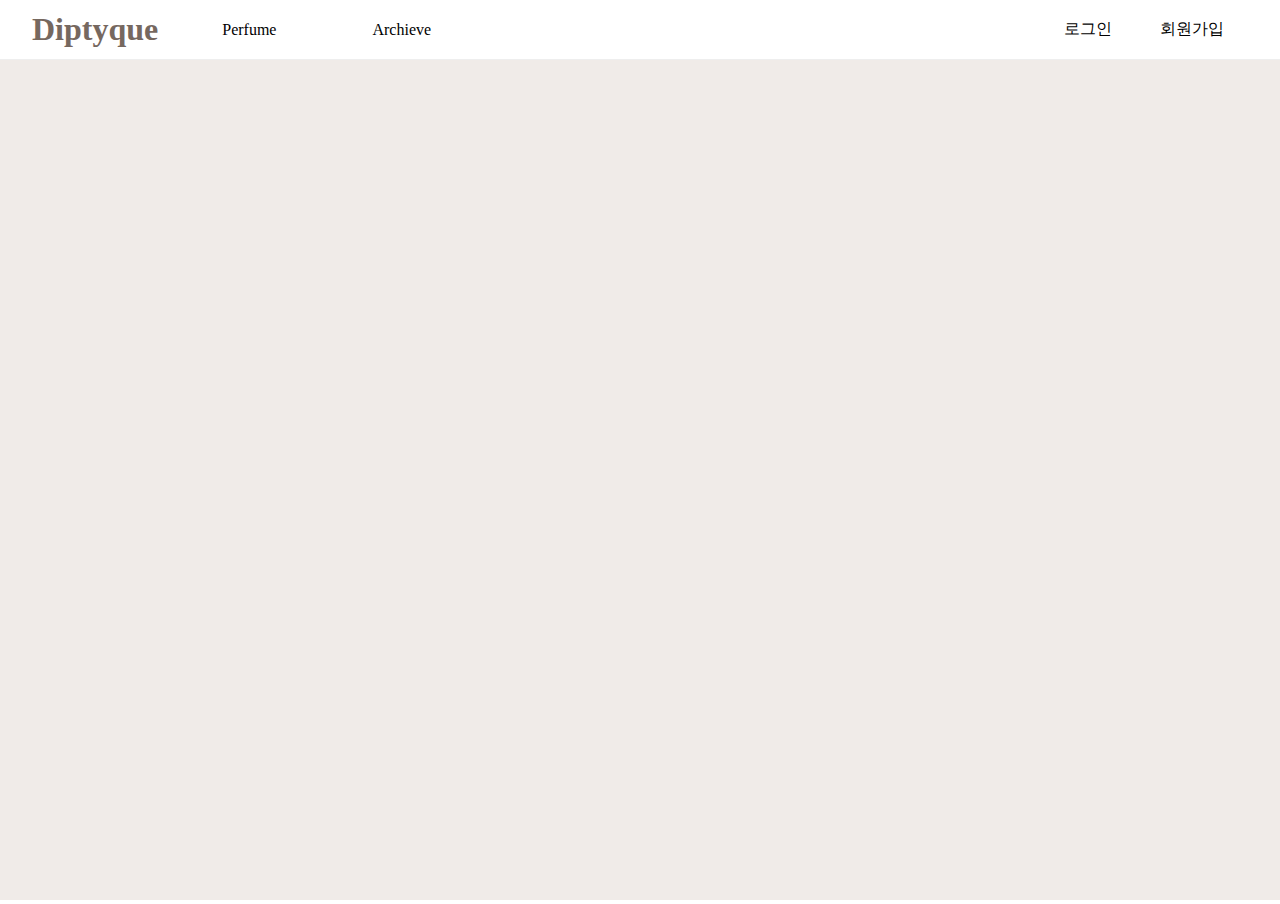
<file: index.html>
<!DOCTYPE html>
<html lang="ko">
<head>
    <meta charset="UTF-8">
    <meta name="viewport" content="width=device-width, initial-scale=1.0">
    <title>diptyque</title>
    <link rel="icon" type="image/x-icon" href="./images/s-logo.png"/>
    <link rel="stylesheet" href="./styles/global.css" />
    <link rel="stylesheet" href="index.css"/>
    <!-- HTML 파일에 아래 스크립트를 추가 -->

  
</head>
<body>
    <!-- header -->
    <header>
        <!-- logo -->
        <h1>
            <a href="index.html" class="logo__title">Diptyque</a>
        </h1>
           
        <!-- gnb -->
        <nav class="gnb">
            <!-- main menu -->
            <ul class="main-menu">
                <li class="main-menu__item">
                    <a
                        href="./pages/products-chart.html"
                        target="main"
                        class="main-menu__link"
                    >
                    Perfume
                    </a>
                    <!-- sub menu -->
                    <ul class="sub-menu">
                        <li class="sub-menu__item">
                            <a
                                href="./pages/products-chart.html"
                                target="main"
                                class="sub-menu__link"
                            >
                            Best Seller
                            </a>
                        </li>
                        <li class="sub-menu__item">
                            <a
                                href="./pages/playing-products.html"
                                target="main"
                                class="sub-menu__link"
                            >
                            On Sale    
                            </a>
                        </li>
                        <li class="sub-menu-item">
                            <a
                                href="./pages/upcoming-products.html"
                                target="main"
                                class="sub-menu__link"
                            >    
                            Scheduled for release   
                            </a>
                        </li>
                    </ul>
                </li>
                <li class="main-menu__item">
                    <a
                        href="./pages/archieve.html"
                        target="main"
                        class="main-menu__link"
                    >
                    Archieve
                    </a>
                </li>
            </ul>
            <!-- user menu -->
            <ul class="user-menu">
                <li class="user-menu">
                    <a href="./pages/signin.html" target="main" class="user-menu__link">
                        로그인
                    </a>
                </li>
                <li class="user-menu__item">
                    <a href="./pages/signup.html" target="main" class="user-menu__link">
                        회원가입
                    </a>
                </li>
            </ul>
        </nav>

    </header>
    <!-- main -->
    <main>   
        <iframe
            src="./pages/home.html"
            frameborder="0"
            name="main"
            class="main-frame"
        ></iframe>
        

    </main>
</body>
</html>
</file>
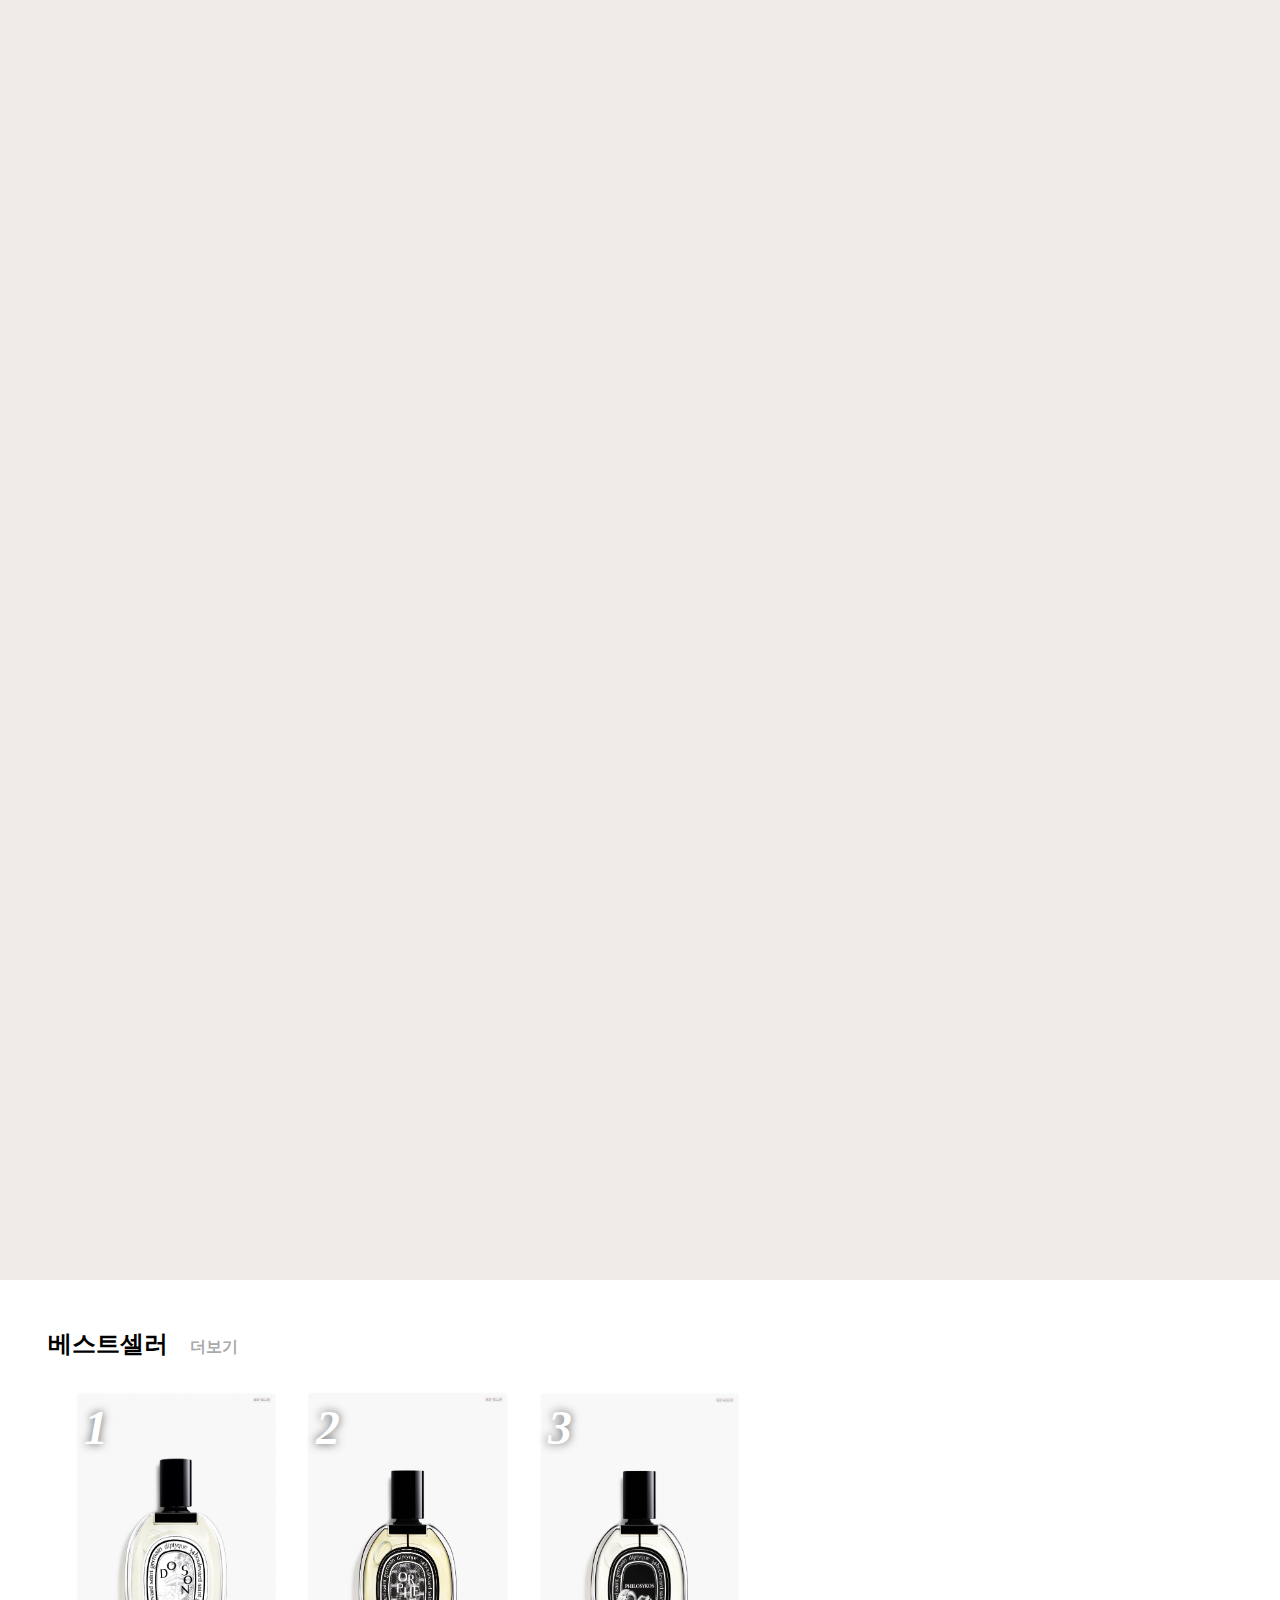
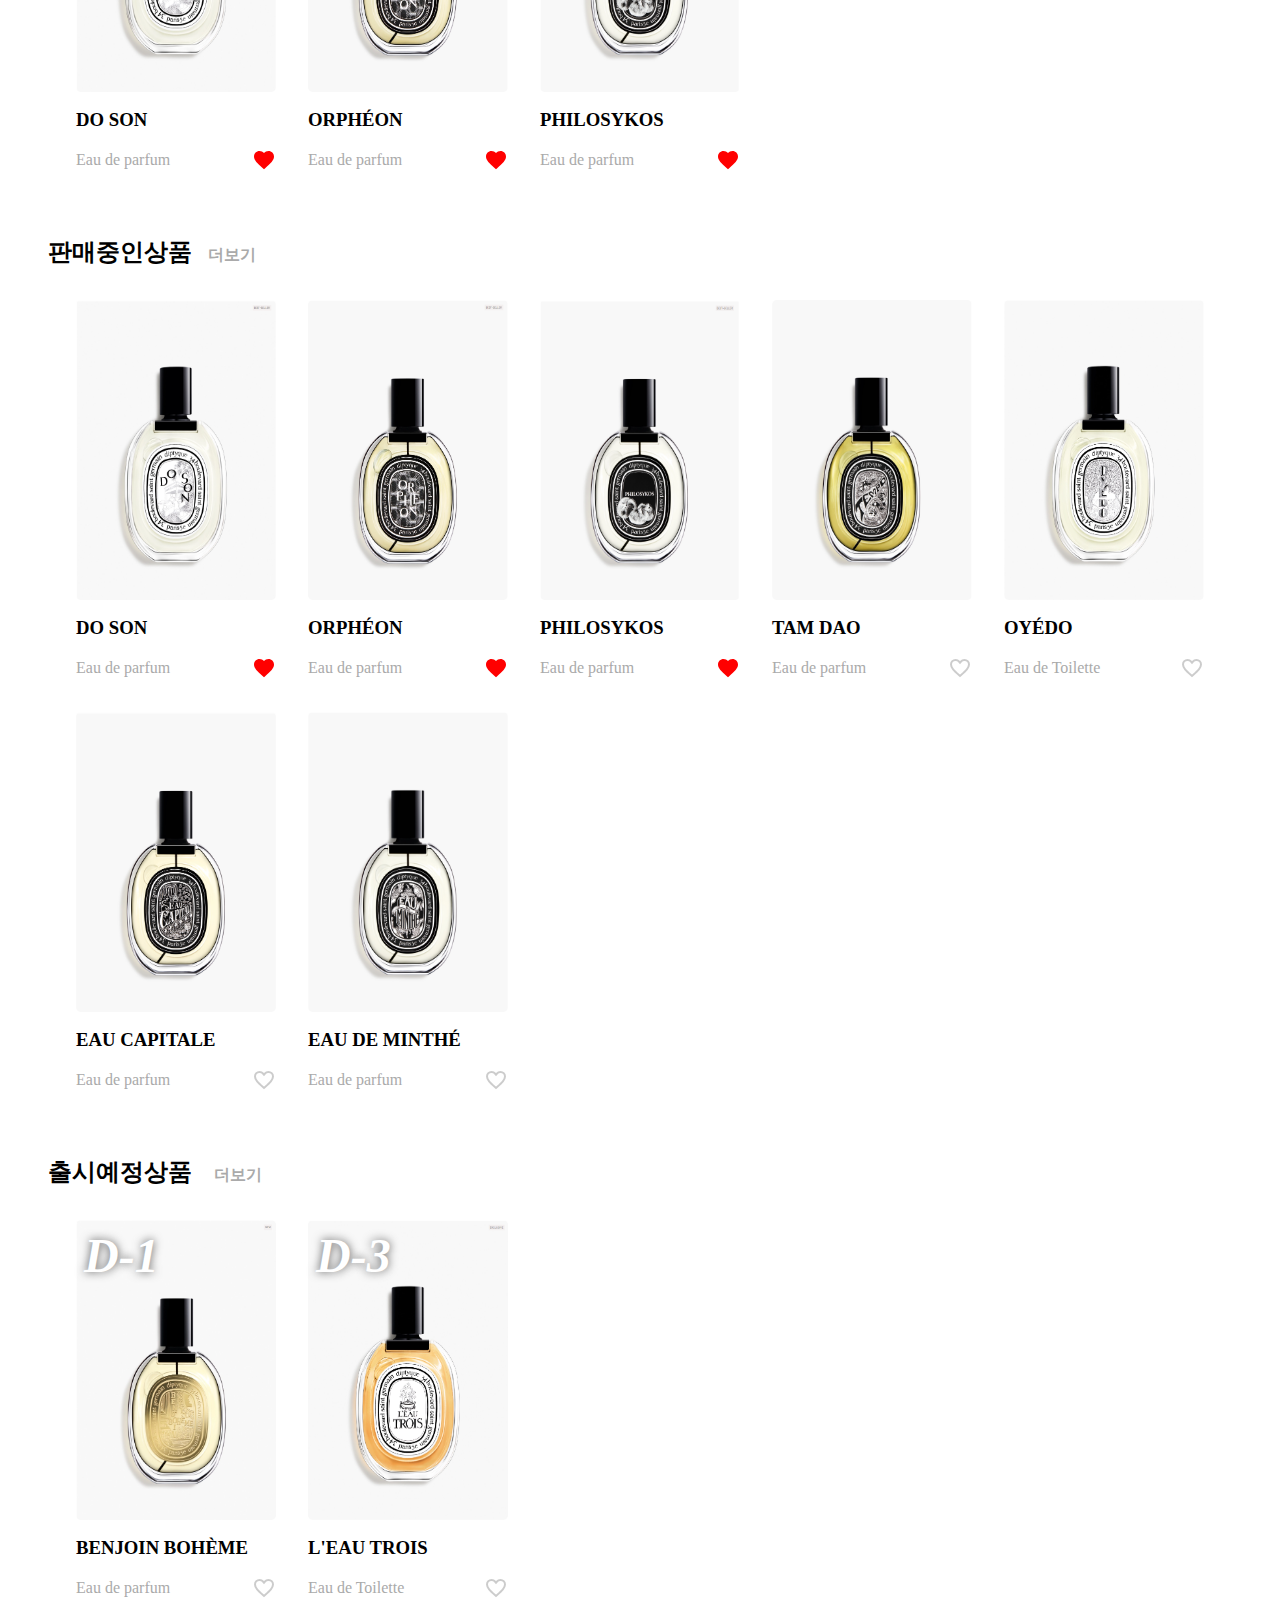
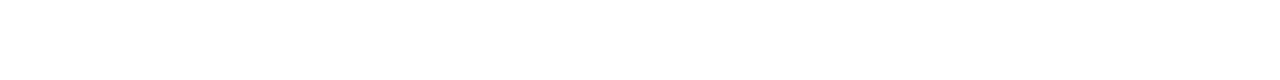
<file: pages/home.html>
<!DOCTYPE html>
<html lang="ko">
  <head>
    <meta charset="UTF-8" />
    <meta name="viewport" content="width=device-width, initial-scale=1.0" />
    <title>홈</title>
    <link rel="stylesheet" href="../styles/global.css" />
    <link rel="stylesheet" href="../styles/products.css" />
    <link rel="stylesheet" href="../styles/home.css" />
  </head>

  <body>
    <video class="logo__video" controls autoplay loop muted>
      <source src="C:\Users\User\OneDrive\바탕 화면\딥디크\videos\logo-video.mp4" type="video/mp4">
      Your browser does not support the video tag.
    </video>
    <script>
      var lastScrollTop = 0;

      window.addEventListener("scroll", function(){
          var st = window.pageYOffset || document.documentElement.scrollTop;

          if (st > lastScrollTop){
              // 스크롤을 내리는 중
              document.body.classList.remove("scroll-up");
              document.body.classList.add("scroll-down");
          } else {
              // 스크롤을 올리는 중
              document.body.classList.remove("scroll-down");
              document.body.classList.add("scroll-up");
          }

          lastScrollTop = st <= 0 ? 0 : st;
      });

      // 비디오를 클릭한 경우 재생 시작
      var video = document.querySelector('.logo__video');
      var playButton = document.querySelector('.play-button');

      document.querySelector('.logo__video').addEventListener('click', function() {
          video.play();
      });
    </script>
    <div class="hero"></div>
    <div class="container">
      <!-- 베스트셀러 -->
      <h2 class="page-title page-title--left">
        <a href="products-chart.html">
          베스트셀러
          <span class="page-title__more">더보기</span>
        </a>
      </h2>
      <ol class="products">
        <li class="product">
          <a href="product-detail.html" class="product__link">
            <span class="product__badge">1</span>
            <img
              src="../images/product1.png"
              alt="DO SON"
              class="product__poster"
            />
            <h3 class="product__title">DO SON</h3>
            <div class="product__info">
              <span class="product__date">Eau de parfum</span>
              <svg
                xmlns="http://www.w3.org/2000/svg"
                width="24"
                height="24"
                viewBox="0 0 96 96"
                fill="none"
              >
                <g clip-path="url(#clip0_101_537)">
                  <path
                    d="M48 85.4L42.2 80.12C21.6 61.44 8 49.12 8 34C8 21.68 17.68 12 30 12C36.96 12 43.64 15.24 48 20.36C52.36 15.24 59.04 12 66 12C78.32 12 88 21.68 88 34C88 49.12 74.4 61.44 53.8 80.16L48 85.4Z"
                    fill="#FF0000"
                  />
                </g>
                <defs>
                  <clipPath id="clip0_101_537">
                    <rect width="96" height="96" fill="white" />
                  </clipPath>
                </defs>
              </svg>
            </div>
          </a>
        </li>
        <li class="product">
          <a href="product-detail.html" class="product__link">
            <span class="product__badge">2</span>
            <img
              src="../images/product2.png"
              alt="ORPHÉON"
              class="product__poster"
            />
            <h3 class="product__title">ORPHÉON</h3>
            <div class="product__info">
              <span class="product__date">Eau de parfum</span>
              <svg
                xmlns="http://www.w3.org/2000/svg"
                width="24"
                height="24"
                viewBox="0 0 96 96"
                fill="none"
              >
                <g clip-path="url(#clip0_101_537)">
                  <path
                    d="M48 85.4L42.2 80.12C21.6 61.44 8 49.12 8 34C8 21.68 17.68 12 30 12C36.96 12 43.64 15.24 48 20.36C52.36 15.24 59.04 12 66 12C78.32 12 88 21.68 88 34C88 49.12 74.4 61.44 53.8 80.16L48 85.4Z"
                    fill="#FF0000"
                  />
                </g>
                <defs>
                  <clipPath id="clip0_101_537">
                    <rect width="96" height="96" fill="white" />
                  </clipPath>
                </defs>
              </svg>
            </div>
          </a>
        </li>
        <li class="product">
          <a href="product-detail.html" class="product__link">
            <span class="product__badge">3</span>
            <img
              src="../images/product3.png"
              alt="PHILOSYKOS"
              class="product__poster"
            />
            <h3 class="product__title">PHILOSYKOS</h3>
            <div class="product__info">
              <span class="product__date">Eau de parfum</span>
              <svg
                xmlns="http://www.w3.org/2000/svg"
                width="24"
                height="24"
                viewBox="0 0 96 96"
                fill="none"
              >
                <g clip-path="url(#clip0_101_537)">
                  <path
                    d="M48 85.4L42.2 80.12C21.6 61.44 8 49.12 8 34C8 21.68 17.68 12 30 12C36.96 12 43.64 15.24 48 20.36C52.36 15.24 59.04 12 66 12C78.32 12 88 21.68 88 34C88 49.12 74.4 61.44 53.8 80.16L48 85.4Z"
                    fill="#FF0000"
                  />
                </g>
                <defs>
                  <clipPath id="clip0_101_537">
                    <rect width="96" height="96" fill="white" />
                  </clipPath>
                </defs>
              </svg>
            </div>
          </a>
        </li>
      </ol>
      <!-- 판매중인상품 전부 -->
      <h2 class="page-title page-title--left">
        <a href="playing-products.html">
          판매중인상품<span class="page-title__more">더보기</span>
        </a>
      </h2>
      <ol class="products">
        <li class="product">
            <a href="product-detail.html" class="product__link">
            
              <img
                src="../images/product1.png"
                alt="DO SON"
                class="product__poster"
              />
              <h3 class="product__title">DO SON</h3>
              <div class="product__info">
                <span class="product__date">Eau de parfum</span>
                <svg
                  xmlns="http://www.w3.org/2000/svg"
                  width="24"
                  height="24"
                  viewBox="0 0 96 96"
                  fill="none"
                >
                  <g clip-path="url(#clip0_101_537)">
                    <path
                      d="M48 85.4L42.2 80.12C21.6 61.44 8 49.12 8 34C8 21.68 17.68 12 30 12C36.96 12 43.64 15.24 48 20.36C52.36 15.24 59.04 12 66 12C78.32 12 88 21.68 88 34C88 49.12 74.4 61.44 53.8 80.16L48 85.4Z"
                      fill="#FF0000"
                    />
                  </g>
                  <defs>
                    <clipPath id="clip0_101_537">
                      <rect width="96" height="96" fill="white" />
                    </clipPath>
                  </defs>
                </svg>
              </div>
            </a>
          </li>
          <li class="product">
            <a href="product-detail.html" class="product__link">
             
              <img
                src="../images/product2.png"
                alt="ORPHÉON"
                class="product__poster"
              />
              <h3 class="product__title">ORPHÉON</h3>
              <div class="product__info">
                <span class="product__date">Eau de parfum</span>
                <svg
                  xmlns="http://www.w3.org/2000/svg"
                  width="24"
                  height="24"
                  viewBox="0 0 96 96"
                  fill="none"
                >
                  <g clip-path="url(#clip0_101_537)">
                    <path
                      d="M48 85.4L42.2 80.12C21.6 61.44 8 49.12 8 34C8 21.68 17.68 12 30 12C36.96 12 43.64 15.24 48 20.36C52.36 15.24 59.04 12 66 12C78.32 12 88 21.68 88 34C88 49.12 74.4 61.44 53.8 80.16L48 85.4Z"
                      fill="#FF0000"
                    />
                  </g>
                  <defs>
                    <clipPath id="clip0_101_537">
                      <rect width="96" height="96" fill="white" />
                    </clipPath>
                  </defs>
                </svg>
              </div>
            </a>
          </li>
          <li class="product">
            <a href="product-detail.html" class="product__link">
      
              <img
                src="../images/product3.png"
                alt="PHILOSYKOS"
                class="product__poster"
              />
              <h3 class="product__title">PHILOSYKOS</h3>
              <div class="product__info">
                <span class="product__date">Eau de parfum</span>
                <svg
                  xmlns="http://www.w3.org/2000/svg"
                  width="24"
                  height="24"
                  viewBox="0 0 96 96"
                  fill="none"
                >
                  <g clip-path="url(#clip0_101_537)">
                    <path
                      d="M48 85.4L42.2 80.12C21.6 61.44 8 49.12 8 34C8 21.68 17.68 12 30 12C36.96 12 43.64 15.24 48 20.36C52.36 15.24 59.04 12 66 12C78.32 12 88 21.68 88 34C88 49.12 74.4 61.44 53.8 80.16L48 85.4Z"
                      fill="#FF0000"
                    />
                  </g>
                  <defs>
                    <clipPath id="clip0_101_537">
                      <rect width="96" height="96" fill="white" />
                    </clipPath>
                  </defs>
                </svg>
              </div>
            </a>
          </li>
          <li class="product">
            <a href="product-detail.html" class="product__link">
            
              <img
                src="../images/product4.png"
                alt="TAM DAO"
                class="product__poster"
              />
              <h3 class="product__title">TAM DAO</h3>
              <div class="product__info">
                <span class="product__date">Eau de parfum</span>
                <svg
                  xmlns="http://www.w3.org/2000/svg"
                  width="24"
                  height="24"
                  viewBox="0 0 96 96"
                  fill="none"
                >
                  <g clip-path="url(#clip0_101_536)">
                    <path
                      d="M44.8927 77.1621L44.887 77.1569C34.5065 67.7439 26.2154 60.2153 20.4712 53.1925C14.773 46.2259 12 40.2461 12 34C12 23.8891 19.8891 16 30 16C35.7489 16 41.329 18.6957 44.9546 22.9534L48 26.5296L51.0454 22.9534C54.671 18.6957 60.2511 16 66 16C76.1109 16 84 23.8891 84 34C84 40.2461 81.227 46.2261 75.5279 53.1986C69.7836 60.2263 61.4936 67.7637 51.1142 77.1958C51.1128 77.1971 51.1113 77.1984 51.1099 77.1997L48.0102 80.0001L44.8927 77.1621Z"
                      stroke="black"
                      stroke-opacity="0.2"
                      stroke-width="8"
                    />
                  </g>
                  <defs>
                    <clipPath id="clip0_101_536">
                      <rect width="96" height="96" fill="white" />
                    </clipPath>
                  </defs>
                </svg>
              </div>
            </a>
          </li>
          <li class="product">
            <a href="product-detail.html" class="product__link">
             
              <img
                src="../images/product5.png"
                alt="OYÉDO"
                class="product__poster"
              />
              <h3 class="product__title">OYÉDO</h3>
              <div class="product__info">
                <span class="product__date">Eau de Toilette</span>
                <svg
                  xmlns="http://www.w3.org/2000/svg"
                  width="24"
                  height="24"
                  viewBox="0 0 96 96"
                  fill="none"
                >
                  <g clip-path="url(#clip0_101_536)">
                    <path
                      d="M44.8927 77.1621L44.887 77.1569C34.5065 67.7439 26.2154 60.2153 20.4712 53.1925C14.773 46.2259 12 40.2461 12 34C12 23.8891 19.8891 16 30 16C35.7489 16 41.329 18.6957 44.9546 22.9534L48 26.5296L51.0454 22.9534C54.671 18.6957 60.2511 16 66 16C76.1109 16 84 23.8891 84 34C84 40.2461 81.227 46.2261 75.5279 53.1986C69.7836 60.2263 61.4936 67.7637 51.1142 77.1958C51.1128 77.1971 51.1113 77.1984 51.1099 77.1997L48.0102 80.0001L44.8927 77.1621Z"
                      stroke="black"
                      stroke-opacity="0.2"
                      stroke-width="8"
                    />
                  </g>
                  <defs>
                    <clipPath id="clip0_101_536">
                      <rect width="96" height="96" fill="white" />
                    </clipPath>
                  </defs>
                </svg>
              </div>
            </a>
          </li>
          
          <li class="product">
              <a href="product-detail.html" class="product__link">
                <img
                  src="../images/product7.png"
                  alt="EAU CAPITALE"
                  class="product__poster"
                />
                <h3 class="product__title">EAU CAPITALE</h3>
                <div class="product__info">
                  <span class="product__date">Eau de parfum</span>
                  <svg
                    xmlns="http://www.w3.org/2000/svg"
                    width="24"
                    height="24"
                    viewBox="0 0 96 96"
                    fill="none"
                  >
                    <g clip-path="url(#clip0_101_536)">
                      <path
                        d="M44.8927 77.1621L44.887 77.1569C34.5065 67.7439 26.2154 60.2153 20.4712 53.1925C14.773 46.2259 12 40.2461 12 34C12 23.8891 19.8891 16 30 16C35.7489 16 41.329 18.6957 44.9546 22.9534L48 26.5296L51.0454 22.9534C54.671 18.6957 60.2511 16 66 16C76.1109 16 84 23.8891 84 34C84 40.2461 81.227 46.2261 75.5279 53.1986C69.7836 60.2263 61.4936 67.7637 51.1142 77.1958C51.1128 77.1971 51.1113 77.1984 51.1099 77.1997L48.0102 80.0001L44.8927 77.1621Z"
                        stroke="black"
                        stroke-opacity="0.2"
                        stroke-width="8"
                      />
                    </g>
                    <defs>
                      <clipPath id="clip0_101_536">
                        <rect width="96" height="96" fill="white" />
                      </clipPath>
                    </defs>
                  </svg>
                </div>
              </a>
            </li>
            
            <li class="product">
              <a href="product-detail.html" class="product__link">
                <img
                  src="../images/product9.png"
                  alt="EAU DE MINTHÉ"
                  class="product__poster"
                />
                <h3 class="product__title">EAU DE MINTHÉ</h3>
                <div class="product__info">
                  <span class="product__date">Eau de parfum</span>
                  <svg
                    xmlns="http://www.w3.org/2000/svg"
                    width="24"
                    height="24"
                    viewBox="0 0 96 96"
                    fill="none"
                  >
                    <g clip-path="url(#clip0_101_536)">
                      <path
                        d="M44.8927 77.1621L44.887 77.1569C34.5065 67.7439 26.2154 60.2153 20.4712 53.1925C14.773 46.2259 12 40.2461 12 34C12 23.8891 19.8891 16 30 16C35.7489 16 41.329 18.6957 44.9546 22.9534L48 26.5296L51.0454 22.9534C54.671 18.6957 60.2511 16 66 16C76.1109 16 84 23.8891 84 34C84 40.2461 81.227 46.2261 75.5279 53.1986C69.7836 60.2263 61.4936 67.7637 51.1142 77.1958C51.1128 77.1971 51.1113 77.1984 51.1099 77.1997L48.0102 80.0001L44.8927 77.1621Z"
                        stroke="black"
                        stroke-opacity="0.2"
                        stroke-width="8"
                      />
                    </g>
                    <defs>
                      <clipPath id="clip0_101_536">
                        <rect width="96" height="96" fill="white" />
                      </clipPath>
                    </defs>
                  </svg>
                </div>
              </a>
            </li>
      </ol>
      <!-- 출시예정상품 -->
      <h2 class="page-title page-title--left">
        <a href="upcoming-products.html">
          출시예정상품
          <span class="page-title__more">더보기</span>
        </a>
      </h2>
      <ol class="products">
        <li class="product">
            <a href="product-detail.html" class="product__link">
                <span class="product__badge">D-1</span>
              <img
                src="../images/product6.png"
                alt="BENJOIN BOHÈME"
                class="product__poster"
              />
              <h3 class="product__title">BENJOIN BOHÈME</h3>
              <div class="product__info">
                <span class="product__date">Eau de parfum</span>
                <svg
                  xmlns="http://www.w3.org/2000/svg"
                  width="24"
                  height="24"
                  viewBox="0 0 96 96"
                  fill="none"
                >
                  <g clip-path="url(#clip0_101_536)">
                    <path
                      d="M44.8927 77.1621L44.887 77.1569C34.5065 67.7439 26.2154 60.2153 20.4712 53.1925C14.773 46.2259 12 40.2461 12 34C12 23.8891 19.8891 16 30 16C35.7489 16 41.329 18.6957 44.9546 22.9534L48 26.5296L51.0454 22.9534C54.671 18.6957 60.2511 16 66 16C76.1109 16 84 23.8891 84 34C84 40.2461 81.227 46.2261 75.5279 53.1986C69.7836 60.2263 61.4936 67.7637 51.1142 77.1958C51.1128 77.1971 51.1113 77.1984 51.1099 77.1997L48.0102 80.0001L44.8927 77.1621Z"
                      stroke="black"
                      stroke-opacity="0.2"
                      stroke-width="8"
                    />
                  </g>
                  <defs>
                    <clipPath id="clip0_101_536">
                      <rect width="96" height="96" fill="white" />
                    </clipPath>
                  </defs>
                </svg>
              </div>
            </a>
          </li>
        <li class="product">
            <a href="product-detail.html" class="product__link">
                <span class="product__badge">D-3</span>
              <img
                src="../images/product8.png"
                alt="L'EAU TROIS"
                class="product__poster"
              />
              <h3 class="product__title">L'EAU TROIS</h3>
              <div class="product__info">
                <span class="product__date">Eau de Toilette</span>
                <svg
                  xmlns="http://www.w3.org/2000/svg"
                  width="24"
                  height="24"
                  viewBox="0 0 96 96"
                  fill="none"
                >
                  <g clip-path="url(#clip0_101_536)">
                    <path
                      d="M44.8927 77.1621L44.887 77.1569C34.5065 67.7439 26.2154 60.2153 20.4712 53.1925C14.773 46.2259 12 40.2461 12 34C12 23.8891 19.8891 16 30 16C35.7489 16 41.329 18.6957 44.9546 22.9534L48 26.5296L51.0454 22.9534C54.671 18.6957 60.2511 16 66 16C76.1109 16 84 23.8891 84 34C84 40.2461 81.227 46.2261 75.5279 53.1986C69.7836 60.2263 61.4936 67.7637 51.1142 77.1958C51.1128 77.1971 51.1113 77.1984 51.1099 77.1997L48.0102 80.0001L44.8927 77.1621Z"
                      stroke="black"
                      stroke-opacity="0.2"
                      stroke-width="8"
                    />
                  </g>
                  <defs>
                    <clipPath id="clip0_101_536">
                      <rect width="96" height="96" fill="white" />
                    </clipPath>
                  </defs>
                </svg>
              </div>
            </a>
          </li>
      </ol>
    </div>
  </body>
</html>
</file>
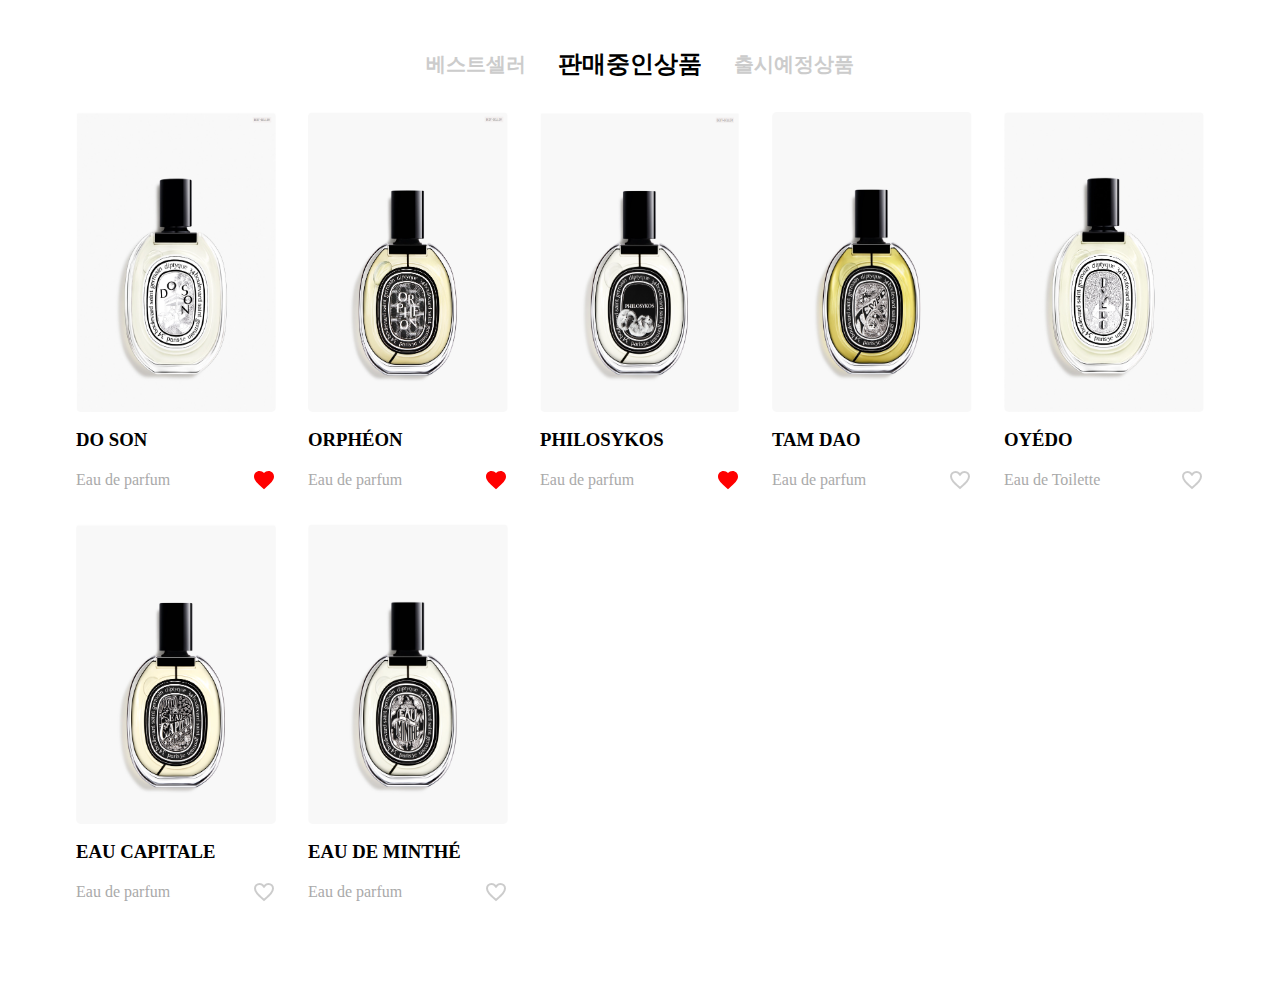
<file: pages/playing-products.html>
<!DOCTYPE html>
<html lang="ko">
  <head>
    <meta charset="UTF-8" />
    <meta name="viewport" content="width=device-width, initial-scale=1.0" />
    <title>판매중인상품</title>
    <link rel="stylesheet" href="../styles/global.css" />
    <link rel="stylesheet" href="../styles/products.css" />
  </head>
  <body class="container">
    <!-- lnb -->
    <header>
      <nav class="lnb">
        <ul class="product-menu">
          <li class="product-menu__item">
            <a href="products-chart.html" class="product-menu__link">베스트셀러</a>
          </li>
          <li class="product-menu__item">
            <a
              href="playing-products.html"
              class="product-menu__link product-menu__link--active"
            >
              판매중인상품
            </a>
          </li>
          <li class="product-menu__item">
            <a href="upcoming-products.html" class="product-menu__link">
              출시예정상품
            </a>
          </li>
        </ul>
      </nav>
    </header>
    <!-- main -->
    <main>
      <ol class="products">
        <li class="product">
            <a href="product-detail.html" class="product__link">
            
              <img
                src="../images/product1.png"
                alt="DO SON"
                class="product__poster"
              />
              <h3 class="product__title">DO SON</h3>
              <div class="product__info">
                <span class="product__date">Eau de parfum</span>
                <svg
                  xmlns="http://www.w3.org/2000/svg"
                  width="24"
                  height="24"
                  viewBox="0 0 96 96"
                  fill="none"
                >
                  <g clip-path="url(#clip0_101_537)">
                    <path
                      d="M48 85.4L42.2 80.12C21.6 61.44 8 49.12 8 34C8 21.68 17.68 12 30 12C36.96 12 43.64 15.24 48 20.36C52.36 15.24 59.04 12 66 12C78.32 12 88 21.68 88 34C88 49.12 74.4 61.44 53.8 80.16L48 85.4Z"
                      fill="#FF0000"
                    />
                  </g>
                  <defs>
                    <clipPath id="clip0_101_537">
                      <rect width="96" height="96" fill="white" />
                    </clipPath>
                  </defs>
                </svg>
              </div>
            </a>
          </li>
          <li class="product">
            <a href="product-detail.html" class="product__link">
             
              <img
                src="../images/product2.png"
                alt="ORPHÉON"
                class="product__poster"
              />
              <h3 class="product__title">ORPHÉON</h3>
              <div class="product__info">
                <span class="product__date">Eau de parfum</span>
                <svg
                  xmlns="http://www.w3.org/2000/svg"
                  width="24"
                  height="24"
                  viewBox="0 0 96 96"
                  fill="none"
                >
                  <g clip-path="url(#clip0_101_537)">
                    <path
                      d="M48 85.4L42.2 80.12C21.6 61.44 8 49.12 8 34C8 21.68 17.68 12 30 12C36.96 12 43.64 15.24 48 20.36C52.36 15.24 59.04 12 66 12C78.32 12 88 21.68 88 34C88 49.12 74.4 61.44 53.8 80.16L48 85.4Z"
                      fill="#FF0000"
                    />
                  </g>
                  <defs>
                    <clipPath id="clip0_101_537">
                      <rect width="96" height="96" fill="white" />
                    </clipPath>
                  </defs>
                </svg>
              </div>
            </a>
          </li>
          <li class="product">
            <a href="product-detail.html" class="product__link">
      
              <img
                src="../images/product3.png"
                alt="PHILOSYKOS"
                class="product__poster"
              />
              <h3 class="product__title">PHILOSYKOS</h3>
              <div class="product__info">
                <span class="product__date">Eau de parfum</span>
                <svg
                  xmlns="http://www.w3.org/2000/svg"
                  width="24"
                  height="24"
                  viewBox="0 0 96 96"
                  fill="none"
                >
                  <g clip-path="url(#clip0_101_537)">
                    <path
                      d="M48 85.4L42.2 80.12C21.6 61.44 8 49.12 8 34C8 21.68 17.68 12 30 12C36.96 12 43.64 15.24 48 20.36C52.36 15.24 59.04 12 66 12C78.32 12 88 21.68 88 34C88 49.12 74.4 61.44 53.8 80.16L48 85.4Z"
                      fill="#FF0000"
                    />
                  </g>
                  <defs>
                    <clipPath id="clip0_101_537">
                      <rect width="96" height="96" fill="white" />
                    </clipPath>
                  </defs>
                </svg>
              </div>
            </a>
          </li>
          <li class="product">
            <a href="product-detail.html" class="product__link">
            
              <img
                src="../images/product4.png"
                alt="TAM DAO"
                class="product__poster"
              />
              <h3 class="product__title">TAM DAO</h3>
              <div class="product__info">
                <span class="product__date">Eau de parfum</span>
                <svg
                  xmlns="http://www.w3.org/2000/svg"
                  width="24"
                  height="24"
                  viewBox="0 0 96 96"
                  fill="none"
                >
                  <g clip-path="url(#clip0_101_536)">
                    <path
                      d="M44.8927 77.1621L44.887 77.1569C34.5065 67.7439 26.2154 60.2153 20.4712 53.1925C14.773 46.2259 12 40.2461 12 34C12 23.8891 19.8891 16 30 16C35.7489 16 41.329 18.6957 44.9546 22.9534L48 26.5296L51.0454 22.9534C54.671 18.6957 60.2511 16 66 16C76.1109 16 84 23.8891 84 34C84 40.2461 81.227 46.2261 75.5279 53.1986C69.7836 60.2263 61.4936 67.7637 51.1142 77.1958C51.1128 77.1971 51.1113 77.1984 51.1099 77.1997L48.0102 80.0001L44.8927 77.1621Z"
                      stroke="black"
                      stroke-opacity="0.2"
                      stroke-width="8"
                    />
                  </g>
                  <defs>
                    <clipPath id="clip0_101_536">
                      <rect width="96" height="96" fill="white" />
                    </clipPath>
                  </defs>
                </svg>
              </div>
            </a>
          </li>
          <li class="product">
            <a href="product-detail.html" class="product__link">
             
              <img
                src="../images/product5.png"
                alt="OYÉDO"
                class="product__poster"
              />
              <h3 class="product__title">OYÉDO</h3>
              <div class="product__info">
                <span class="product__date">Eau de Toilette</span>
                <svg
                  xmlns="http://www.w3.org/2000/svg"
                  width="24"
                  height="24"
                  viewBox="0 0 96 96"
                  fill="none"
                >
                  <g clip-path="url(#clip0_101_536)">
                    <path
                      d="M44.8927 77.1621L44.887 77.1569C34.5065 67.7439 26.2154 60.2153 20.4712 53.1925C14.773 46.2259 12 40.2461 12 34C12 23.8891 19.8891 16 30 16C35.7489 16 41.329 18.6957 44.9546 22.9534L48 26.5296L51.0454 22.9534C54.671 18.6957 60.2511 16 66 16C76.1109 16 84 23.8891 84 34C84 40.2461 81.227 46.2261 75.5279 53.1986C69.7836 60.2263 61.4936 67.7637 51.1142 77.1958C51.1128 77.1971 51.1113 77.1984 51.1099 77.1997L48.0102 80.0001L44.8927 77.1621Z"
                      stroke="black"
                      stroke-opacity="0.2"
                      stroke-width="8"
                    />
                  </g>
                  <defs>
                    <clipPath id="clip0_101_536">
                      <rect width="96" height="96" fill="white" />
                    </clipPath>
                  </defs>
                </svg>
              </div>
            </a>
          </li>
          
          <li class="product">
              <a href="product-detail.html" class="product__link">
                <img
                  src="../images/product7.png"
                  alt="EAU CAPITALE"
                  class="product__poster"
                />
                <h3 class="product__title">EAU CAPITALE</h3>
                <div class="product__info">
                  <span class="product__date">Eau de parfum</span>
                  <svg
                    xmlns="http://www.w3.org/2000/svg"
                    width="24"
                    height="24"
                    viewBox="0 0 96 96"
                    fill="none"
                  >
                    <g clip-path="url(#clip0_101_536)">
                      <path
                        d="M44.8927 77.1621L44.887 77.1569C34.5065 67.7439 26.2154 60.2153 20.4712 53.1925C14.773 46.2259 12 40.2461 12 34C12 23.8891 19.8891 16 30 16C35.7489 16 41.329 18.6957 44.9546 22.9534L48 26.5296L51.0454 22.9534C54.671 18.6957 60.2511 16 66 16C76.1109 16 84 23.8891 84 34C84 40.2461 81.227 46.2261 75.5279 53.1986C69.7836 60.2263 61.4936 67.7637 51.1142 77.1958C51.1128 77.1971 51.1113 77.1984 51.1099 77.1997L48.0102 80.0001L44.8927 77.1621Z"
                        stroke="black"
                        stroke-opacity="0.2"
                        stroke-width="8"
                      />
                    </g>
                    <defs>
                      <clipPath id="clip0_101_536">
                        <rect width="96" height="96" fill="white" />
                      </clipPath>
                    </defs>
                  </svg>
                </div>
              </a>
            </li>
            
            <li class="product">
              <a href="product-detail.html" class="product__link">
                <img
                  src="../images/product9.png"
                  alt="EAU DE MINTHÉ"
                  class="product__poster"
                />
                <h3 class="product__title">EAU DE MINTHÉ</h3>
                <div class="product__info">
                  <span class="product__date">Eau de parfum</span>
                  <svg
                    xmlns="http://www.w3.org/2000/svg"
                    width="24"
                    height="24"
                    viewBox="0 0 96 96"
                    fill="none"
                  >
                    <g clip-path="url(#clip0_101_536)">
                      <path
                        d="M44.8927 77.1621L44.887 77.1569C34.5065 67.7439 26.2154 60.2153 20.4712 53.1925C14.773 46.2259 12 40.2461 12 34C12 23.8891 19.8891 16 30 16C35.7489 16 41.329 18.6957 44.9546 22.9534L48 26.5296L51.0454 22.9534C54.671 18.6957 60.2511 16 66 16C76.1109 16 84 23.8891 84 34C84 40.2461 81.227 46.2261 75.5279 53.1986C69.7836 60.2263 61.4936 67.7637 51.1142 77.1958C51.1128 77.1971 51.1113 77.1984 51.1099 77.1997L48.0102 80.0001L44.8927 77.1621Z"
                        stroke="black"
                        stroke-opacity="0.2"
                        stroke-width="8"
                      />
                    </g>
                    <defs>
                      <clipPath id="clip0_101_536">
                        <rect width="96" height="96" fill="white" />
                      </clipPath>
                    </defs>
                  </svg>
                </div>
              </a>
            </li>
    </main>
  </body>
</html>
</file>
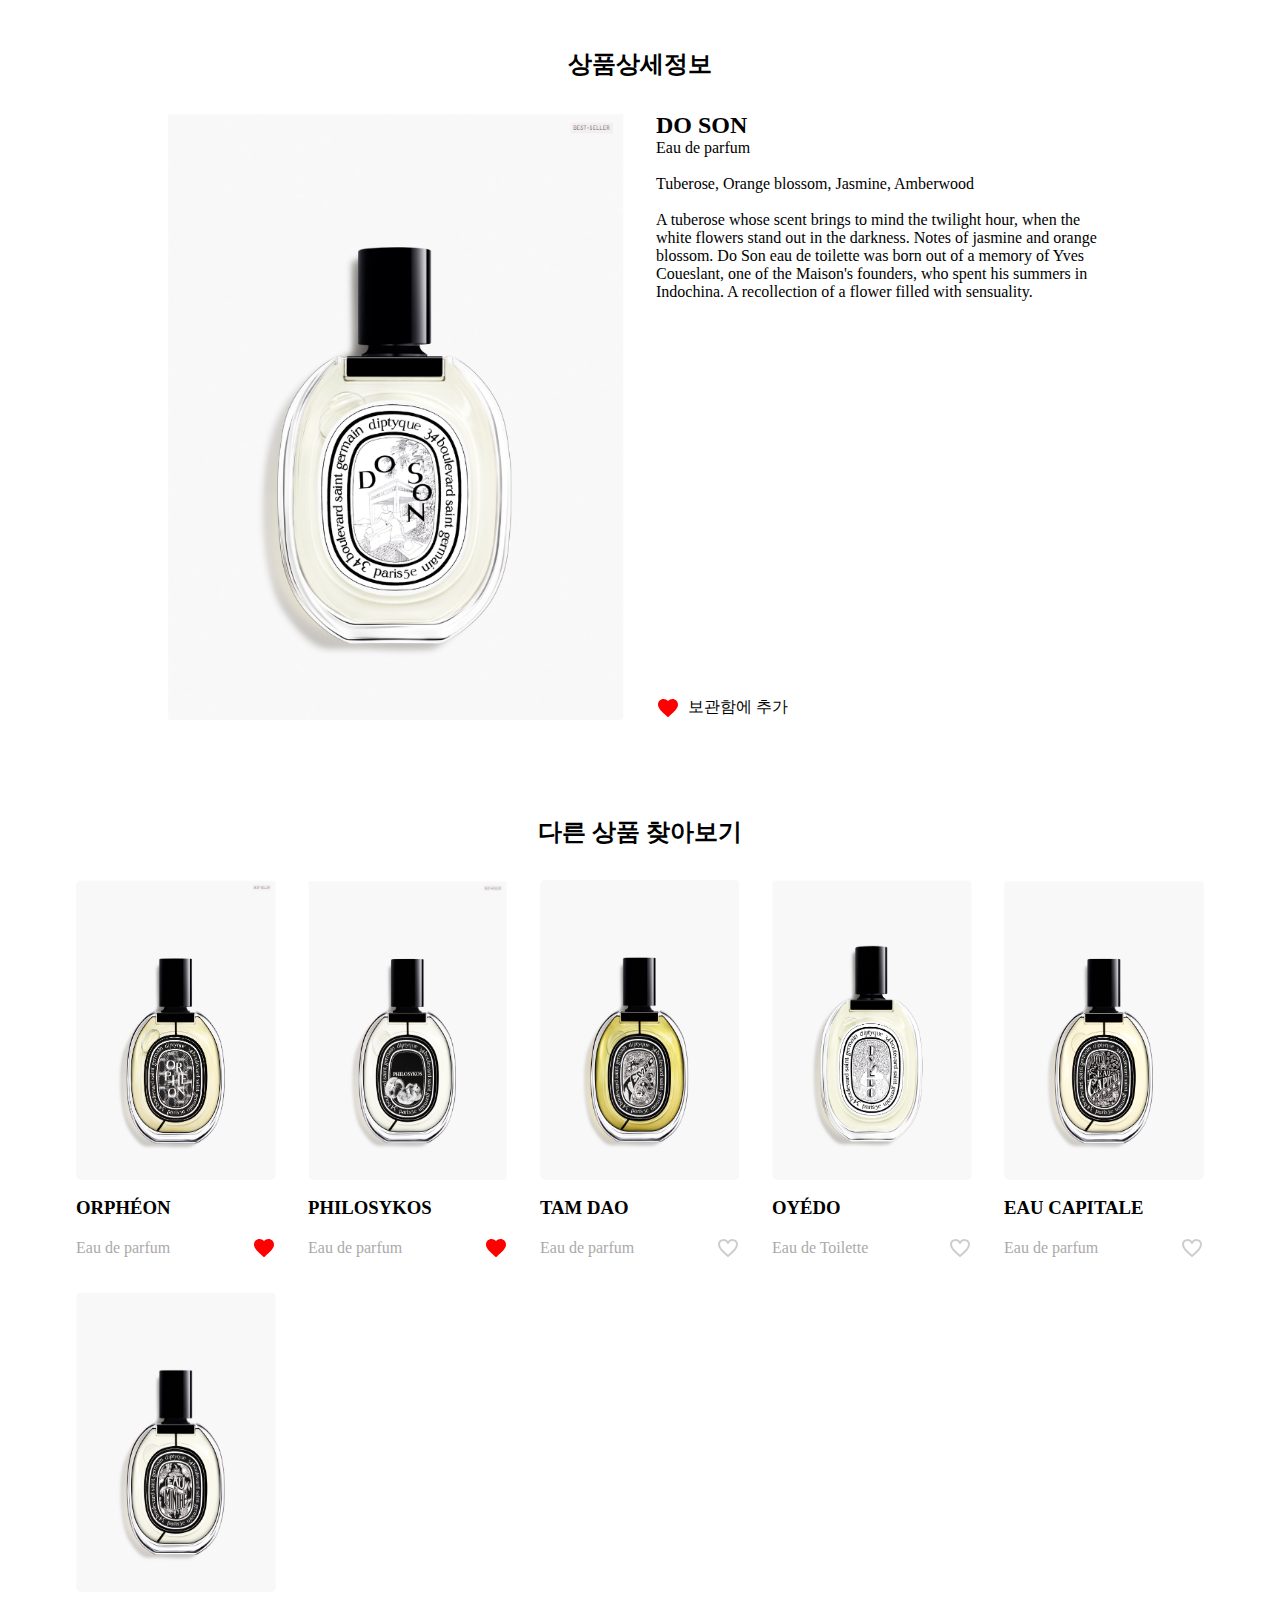
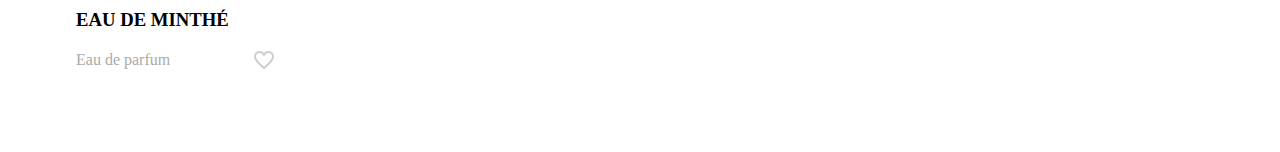
<file: pages/product-detail.html>
<!DOCTYPE html>
<html lang="ko">
  <head>
    <meta charset="UTF-8" />
    <meta name="viewport" content="width=device-width, initial-scale=1.0" />
    <title>향수상세정보</title>
    <link rel="stylesheet" href="../styles/global.css" />
    <link rel="stylesheet" href="../styles/products.css" />
    <link rel="stylesheet" href="../styles/product-detail.css" />
  </head>
  <body class="container">
    <!-- 상품상세정보 -->
    <h2 class="page-title">상품상세정보</h2>
    <div class="product-detail">
      <img
        src="../images/product1.png"
        alt="DO SON"
        class="product-detail__poster"
      />
      <div class="product-detail__info">
        <h1 class="product-detail__title">DO SON</h1>
        <p>Eau de parfum</p>
        <br>
        <p>Tuberose, Orange blossom, Jasmine, Amberwood</p>
        <br>
        <p class="product-detail__synopsis">
        A tuberose whose scent brings to mind the twilight hour,
        when the white flowers stand out in the darkness.
        Notes of jasmine and orange blossom.
        Do Son eau de toilette was born out of a memory of Yves Coueslant, one of the Maison's founders, who spent his summers in Indochina. A recollection of a flower filled with sensuality.
        </p>
      </div>
      
      <div class="product-detail__action">
        <svg
        xmlns="http://www.w3.org/2000/svg"
        width="24"
        height="24"
        viewBox="0 0 96 96"
        fill="none"
      >
        <g clip-path="url(#clip0_101_537)">
          <path
            d="M48 85.4L42.2 80.12C21.6 61.44 8 49.12 8 34C8 21.68 17.68 12 30 12C36.96 12 43.64 15.24 48 20.36C52.36 15.24 59.04 12 66 12C78.32 12 88 21.68 88 34C88 49.12 74.4 61.44 53.8 80.16L48 85.4Z"
            fill="#FF0000"
          />
        </g>
        <defs>
          <clipPath id="clip0_101_537">
            <rect width="96" height="96" fill="white" />
          </clipPath>
        </defs>
      </svg>
        <span class="movie-action__title">보관함에 추가</span>
      </div>
    </div>
    <!-- 다른 상품 추천 -->
    <h2 class="page-title">다른 상품 찾아보기</h2>
    <ul class="products">
      <li class="product">
        <a href="product-detail.html" class="product__link">
         
          <img
            src="../images/product2.png"
            alt="ORPHÉON"
            class="product__poster"
          />
          <h3 class="product__title">ORPHÉON</h3>
          <div class="product__info">
            <span class="product__date">Eau de parfum</span>
            <svg
              xmlns="http://www.w3.org/2000/svg"
              width="24"
              height="24"
              viewBox="0 0 96 96"
              fill="none"
            >
              <g clip-path="url(#clip0_101_537)">
                <path
                  d="M48 85.4L42.2 80.12C21.6 61.44 8 49.12 8 34C8 21.68 17.68 12 30 12C36.96 12 43.64 15.24 48 20.36C52.36 15.24 59.04 12 66 12C78.32 12 88 21.68 88 34C88 49.12 74.4 61.44 53.8 80.16L48 85.4Z"
                  fill="#FF0000"
                />
              </g>
              <defs>
                <clipPath id="clip0_101_537">
                  <rect width="96" height="96" fill="white" />
                </clipPath>
              </defs>
            </svg>
          </div>
        </a>
      </li>
      <li class="product">
        <a href="product-detail.html" class="product__link">
  
          <img
            src="../images/product3.png"
            alt="PHILOSYKOS"
            class="product__poster"
          />
          <h3 class="product__title">PHILOSYKOS</h3>
          <div class="product__info">
            <span class="product__date">Eau de parfum</span>
            <svg
              xmlns="http://www.w3.org/2000/svg"
              width="24"
              height="24"
              viewBox="0 0 96 96"
              fill="none"
            >
              <g clip-path="url(#clip0_101_537)">
                <path
                  d="M48 85.4L42.2 80.12C21.6 61.44 8 49.12 8 34C8 21.68 17.68 12 30 12C36.96 12 43.64 15.24 48 20.36C52.36 15.24 59.04 12 66 12C78.32 12 88 21.68 88 34C88 49.12 74.4 61.44 53.8 80.16L48 85.4Z"
                  fill="#FF0000"
                />
              </g>
              <defs>
                <clipPath id="clip0_101_537">
                  <rect width="96" height="96" fill="white" />
                </clipPath>
              </defs>
            </svg>
          </div>
        </a>
      </li>
      <li class="product">
        <a href="product-detail.html" class="product__link">
        
          <img
            src="../images/product4.png"
            alt="TAM DAO"
            class="product__poster"
          />
          <h3 class="product__title">TAM DAO</h3>
          <div class="product__info">
            <span class="product__date">Eau de parfum</span>
            <svg
              xmlns="http://www.w3.org/2000/svg"
              width="24"
              height="24"
              viewBox="0 0 96 96"
              fill="none"
            >
              <g clip-path="url(#clip0_101_536)">
                <path
                  d="M44.8927 77.1621L44.887 77.1569C34.5065 67.7439 26.2154 60.2153 20.4712 53.1925C14.773 46.2259 12 40.2461 12 34C12 23.8891 19.8891 16 30 16C35.7489 16 41.329 18.6957 44.9546 22.9534L48 26.5296L51.0454 22.9534C54.671 18.6957 60.2511 16 66 16C76.1109 16 84 23.8891 84 34C84 40.2461 81.227 46.2261 75.5279 53.1986C69.7836 60.2263 61.4936 67.7637 51.1142 77.1958C51.1128 77.1971 51.1113 77.1984 51.1099 77.1997L48.0102 80.0001L44.8927 77.1621Z"
                  stroke="black"
                  stroke-opacity="0.2"
                  stroke-width="8"
                />
              </g>
              <defs>
                <clipPath id="clip0_101_536">
                  <rect width="96" height="96" fill="white" />
                </clipPath>
              </defs>
            </svg>
          </div>
        </a>
      </li>
      <li class="product">
        <a href="product-detail.html" class="product__link">
         
          <img
            src="../images/product5.png"
            alt="OYÉDO"
            class="product__poster"
          />
          <h3 class="product__title">OYÉDO</h3>
          <div class="product__info">
            <span class="product__date">Eau de Toilette</span>
            <svg
              xmlns="http://www.w3.org/2000/svg"
              width="24"
              height="24"
              viewBox="0 0 96 96"
              fill="none"
            >
              <g clip-path="url(#clip0_101_536)">
                <path
                  d="M44.8927 77.1621L44.887 77.1569C34.5065 67.7439 26.2154 60.2153 20.4712 53.1925C14.773 46.2259 12 40.2461 12 34C12 23.8891 19.8891 16 30 16C35.7489 16 41.329 18.6957 44.9546 22.9534L48 26.5296L51.0454 22.9534C54.671 18.6957 60.2511 16 66 16C76.1109 16 84 23.8891 84 34C84 40.2461 81.227 46.2261 75.5279 53.1986C69.7836 60.2263 61.4936 67.7637 51.1142 77.1958C51.1128 77.1971 51.1113 77.1984 51.1099 77.1997L48.0102 80.0001L44.8927 77.1621Z"
                  stroke="black"
                  stroke-opacity="0.2"
                  stroke-width="8"
                />
              </g>
              <defs>
                <clipPath id="clip0_101_536">
                  <rect width="96" height="96" fill="white" />
                </clipPath>
              </defs>
            </svg>
          </div>
        </a>
      </li>
      
      <li class="product">
          <a href="product-detail.html" class="product__link">
            <img
              src="../images/product7.png"
              alt="EAU CAPITALE"
              class="product__poster"
            />
            <h3 class="product__title">EAU CAPITALE</h3>
            <div class="product__info">
              <span class="product__date">Eau de parfum</span>
              <svg
                xmlns="http://www.w3.org/2000/svg"
                width="24"
                height="24"
                viewBox="0 0 96 96"
                fill="none"
              >
                <g clip-path="url(#clip0_101_536)">
                  <path
                    d="M44.8927 77.1621L44.887 77.1569C34.5065 67.7439 26.2154 60.2153 20.4712 53.1925C14.773 46.2259 12 40.2461 12 34C12 23.8891 19.8891 16 30 16C35.7489 16 41.329 18.6957 44.9546 22.9534L48 26.5296L51.0454 22.9534C54.671 18.6957 60.2511 16 66 16C76.1109 16 84 23.8891 84 34C84 40.2461 81.227 46.2261 75.5279 53.1986C69.7836 60.2263 61.4936 67.7637 51.1142 77.1958C51.1128 77.1971 51.1113 77.1984 51.1099 77.1997L48.0102 80.0001L44.8927 77.1621Z"
                    stroke="black"
                    stroke-opacity="0.2"
                    stroke-width="8"
                  />
                </g>
                <defs>
                  <clipPath id="clip0_101_536">
                    <rect width="96" height="96" fill="white" />
                  </clipPath>
                </defs>
              </svg>
            </div>
          </a>
        </li>
        
        <li class="product">
          <a href="product-detail.html" class="product__link">
            <img
              src="../images/product9.png"
              alt="EAU DE MINTHÉ"
              class="product__poster"
            />
            <h3 class="product__title">EAU DE MINTHÉ</h3>
            <div class="product__info">
              <span class="product__date">Eau de parfum</span>
              <svg
                xmlns="http://www.w3.org/2000/svg"
                width="24"
                height="24"
                viewBox="0 0 96 96"
                fill="none"
              >
                <g clip-path="url(#clip0_101_536)">
                  <path
                    d="M44.8927 77.1621L44.887 77.1569C34.5065 67.7439 26.2154 60.2153 20.4712 53.1925C14.773 46.2259 12 40.2461 12 34C12 23.8891 19.8891 16 30 16C35.7489 16 41.329 18.6957 44.9546 22.9534L48 26.5296L51.0454 22.9534C54.671 18.6957 60.2511 16 66 16C76.1109 16 84 23.8891 84 34C84 40.2461 81.227 46.2261 75.5279 53.1986C69.7836 60.2263 61.4936 67.7637 51.1142 77.1958C51.1128 77.1971 51.1113 77.1984 51.1099 77.1997L48.0102 80.0001L44.8927 77.1621Z"
                    stroke="black"
                    stroke-opacity="0.2"
                    stroke-width="8"
                  />
                </g>
                <defs>
                  <clipPath id="clip0_101_536">
                    <rect width="96" height="96" fill="white" />
                  </clipPath>
                </defs>
              </svg>
            </div>
          </a>
        </li>
    </ul>
</body>
</html>
</file>
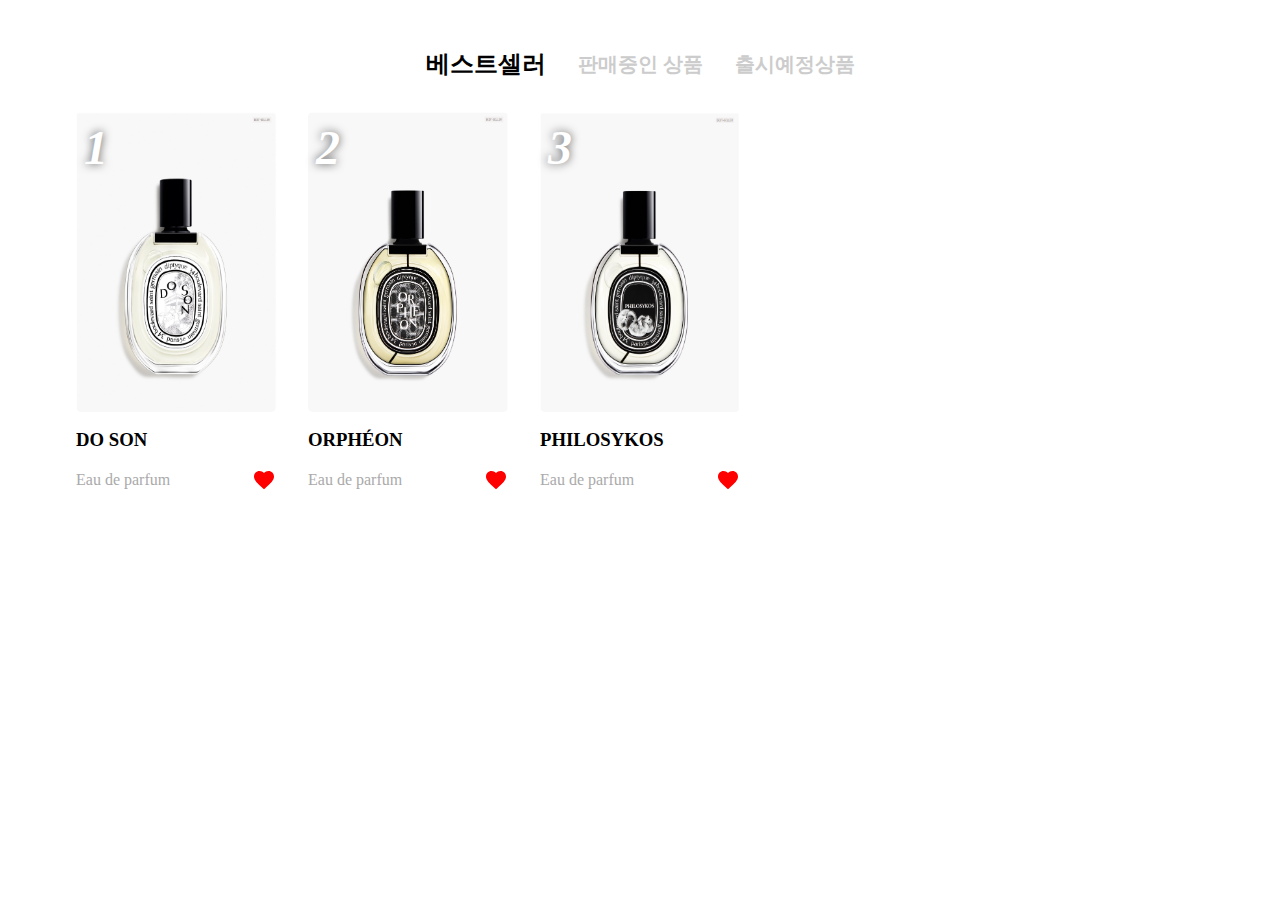
<file: pages/products-chart.html>
<!DOCTYPE html>
<html lang="ko">
  <head>
    <meta charset="UTF-8" />
    <meta name="viewport" content="width=device-width, initial-scale=1.0" />
    <title>베스트셀러</title>
    <link rel="stylesheet" href="../styles/global.css" />
    <link rel="stylesheet" href="../styles/products.css" />
  </head>
  <body class="container">
    <!-- lnb -->
    <header>
      <nav class="lnb">
        <ul class="product-menu">
          <li class="product-menu__item">
            <a
              href="products-chart.html"
              class="product-menu__link product-menu__link--active">
              베스트셀러
            </a>
          </li>
          <li class="product-menu__item">
            <a href="playing-products.html" class="product-menu__link">
              판매중인 상품
            </a>
          </li>
          <li class="product-menu__item">
            <a href="upcoming-products.html" class="product-menu__link">
              출시예정상품
            </a>
          </li>
        </ul>
      </nav>
    </header>
    <!-- main -->
    <main>
      <ol class="products">
        <li class="product">
          <a href="product-detail.html" class="product__link">
            <span class="product__badge">1</span>
            <img
              src="../images/product1.png"
              alt="DO SON"
              class="product__poster"
            />
            <h3 class="product__title">DO SON</h3>
            <div class="product__info">
              <span class="product__date">Eau de parfum</span>
              <svg
                xmlns="http://www.w3.org/2000/svg"
                width="24"
                height="24"
                viewBox="0 0 96 96"
                fill="none"
              >
                <g clip-path="url(#clip0_101_537)">
                  <path
                    d="M48 85.4L42.2 80.12C21.6 61.44 8 49.12 8 34C8 21.68 17.68 12 30 12C36.96 12 43.64 15.24 48 20.36C52.36 15.24 59.04 12 66 12C78.32 12 88 21.68 88 34C88 49.12 74.4 61.44 53.8 80.16L48 85.4Z"
                    fill="#FF0000"
                  />
                </g>
                <defs>
                  <clipPath id="clip0_101_537">
                    <rect width="96" height="96" fill="white" />
                  </clipPath>
                </defs>
              </svg>
            </div>
          </a>
        </li>
        <li class="product">
          <a href="product-detail.html" class="product__link">
            <span class="product__badge">2</span>
            <img
              src="../images/product2.png"
              alt="ORPHÉON"
              class="product__poster"
            />
            <h3 class="product__title">ORPHÉON</h3>
            <div class="product__info">
              <span class="product__date">Eau de parfum</span>
              <svg
                xmlns="http://www.w3.org/2000/svg"
                width="24"
                height="24"
                viewBox="0 0 96 96"
                fill="none"
              >
                <g clip-path="url(#clip0_101_537)">
                  <path
                    d="M48 85.4L42.2 80.12C21.6 61.44 8 49.12 8 34C8 21.68 17.68 12 30 12C36.96 12 43.64 15.24 48 20.36C52.36 15.24 59.04 12 66 12C78.32 12 88 21.68 88 34C88 49.12 74.4 61.44 53.8 80.16L48 85.4Z"
                    fill="#FF0000"
                  />
                </g>
                <defs>
                  <clipPath id="clip0_101_537">
                    <rect width="96" height="96" fill="white" />
                  </clipPath>
                </defs>
              </svg>
            </div>
          </a>
        </li>
        <li class="product">
          <a href="product-detail.html" class="product__link">
            <span class="product__badge">3</span>
            <img
              src="../images/product3.png"
              alt="PHILOSYKOS"
              class="product__poster"
            />
            <h3 class="product__title">PHILOSYKOS</h3>
            <div class="product__info">
              <span class="product__date">Eau de parfum</span>
              <svg
                xmlns="http://www.w3.org/2000/svg"
                width="24"
                height="24"
                viewBox="0 0 96 96"
                fill="none"
              >
                <g clip-path="url(#clip0_101_537)">
                  <path
                    d="M48 85.4L42.2 80.12C21.6 61.44 8 49.12 8 34C8 21.68 17.68 12 30 12C36.96 12 43.64 15.24 48 20.36C52.36 15.24 59.04 12 66 12C78.32 12 88 21.68 88 34C88 49.12 74.4 61.44 53.8 80.16L48 85.4Z"
                    fill="#FF0000"
                  />
                </g>
                <defs>
                  <clipPath id="clip0_101_537">
                    <rect width="96" height="96" fill="white" />
                  </clipPath>
                </defs>
              </svg>
            </div>
          </a>
        </li>
      </ol>

    </main>
  </body>
</html>
</file>
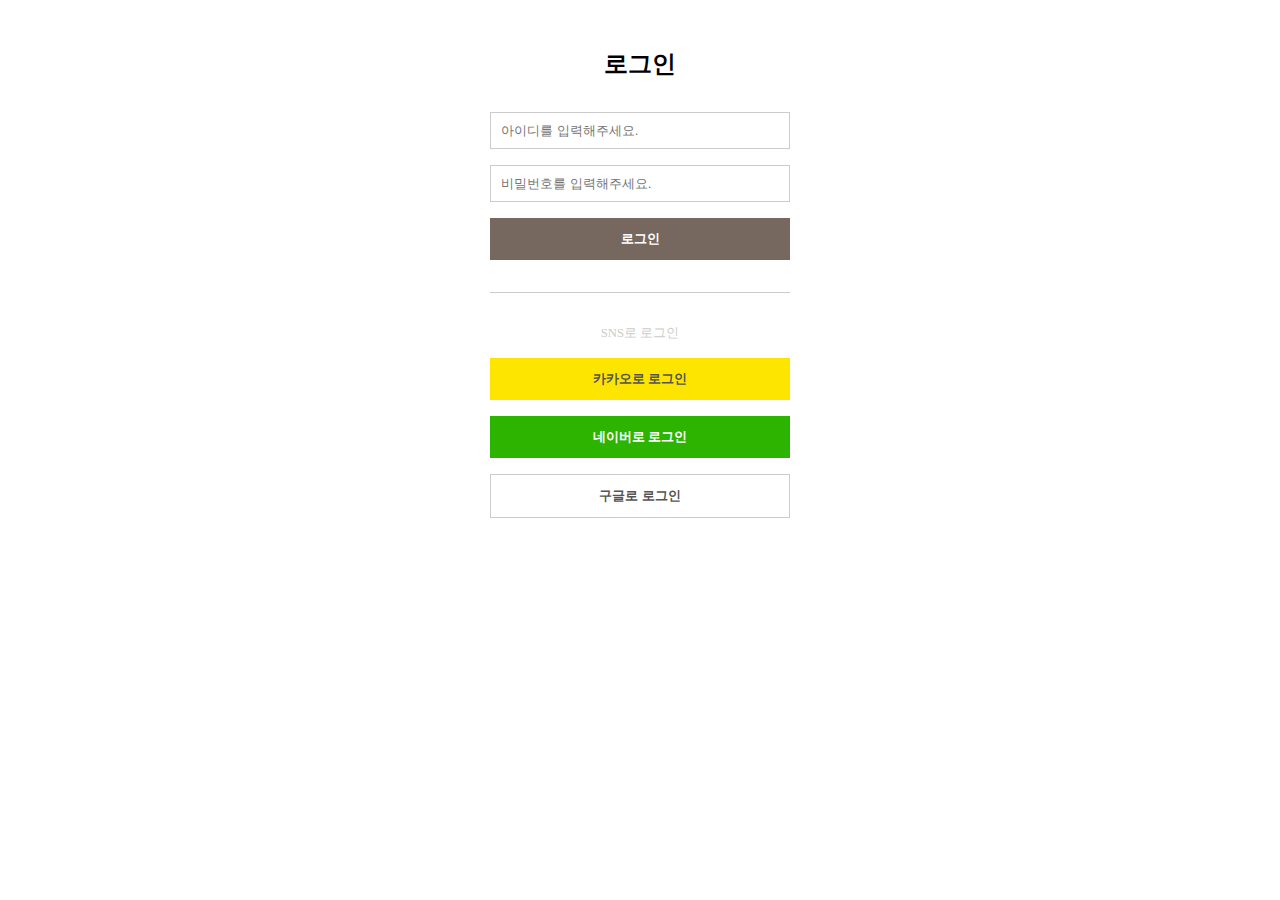
<file: pages/signin.html>
<!DOCTYPE html>
<html lang="ko">
<head>
    <meta charset="UTF-8">
    <meta name="viewport" content="width=device-width, initial-scale=1.0">
    <title>로그인</title>
    <link rel="stylesheet" href="../styles/global.css" />
    <link rel="stylesheet" href="../styles/sign.css" />
</head>
<body class="container">
    <!-- form -->
    <h2 class="page-title">로그인</h2>
    <form class="signin-form">
        <input
            class="signin-form__input"
            type="text"
            name="user"
            id="user"
            minlength="5"
            maxlength="16"
            placeholder="아이디를 입력해주세요."
            required
        />
        <input
            class="signin-form__input"
            type="password"
            name="password"
            id="password"
            minlength="5"
            maxlength="16"
            placeholder="비밀번호를 입력해주세요."
            required
        />
        <button type="submit">로그인</button>
    </form>
    <hr/>
    <!-- oauth -->
    <div class="oauth">
        <span class="oauth__title">SNS로 로그인</span>
        <button type="button" class="oauth__kakao">카카오로 로그인</button>
        <button type="button" class="oauth__naver">네이버로 로그인</button>
        <button type="button" class="oauth__google">구글로 로그인</button>
    </div>
</body>
</html>
</file>
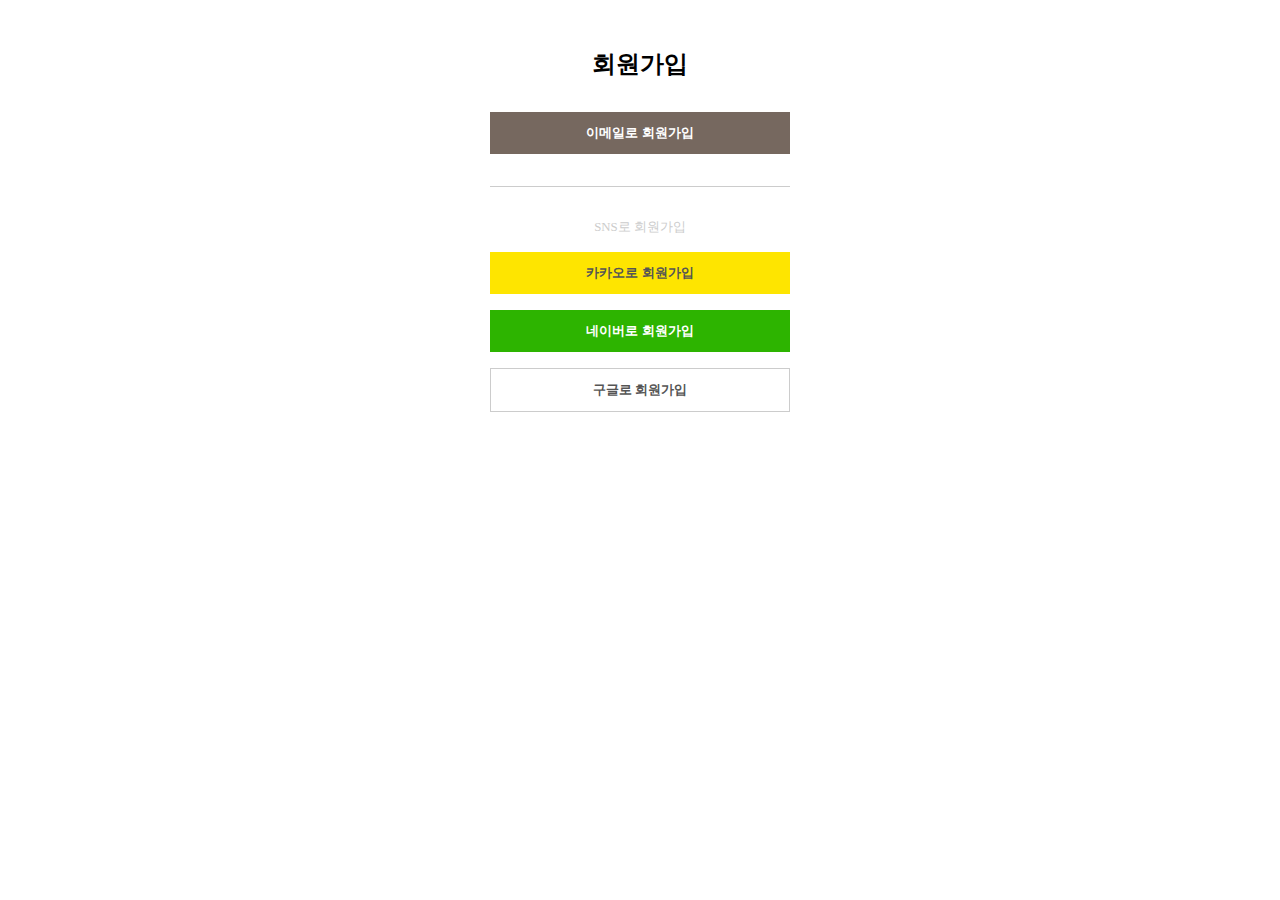
<file: pages/signup.html>
<!DOCTYPE html>
<html lang="ko">
  <head>
    <meta charset="UTF-8" />
    <meta name="viewport" content="width=device-width, initial-scale=1.0" />
    <title>회원가입</title>
    <link rel="stylesheet" href="../styles/global.css" />
    <link rel="stylesheet" href="../styles/sign.css" />
  </head>
  <body class="container">
    <!-- form -->
    <h2 class="page-title">회원가입</h2>
    <form class="signup-form">
      <button type="button">이메일로 회원가입</button>
    </form>
    <hr />
    <!-- oauth -->
    <div class="oauth">
      <span class="oauth__title">SNS로 회원가입</span>
      <button type="button" class="oauth__kakao">카카오로 회원가입</button>
      <button type="button" class="oauth__naver">네이버로 회원가입</button>
      <button type="button" class="oauth__google">구글로 회원가입</button>
    </div>
  </body>
</html>
</file>
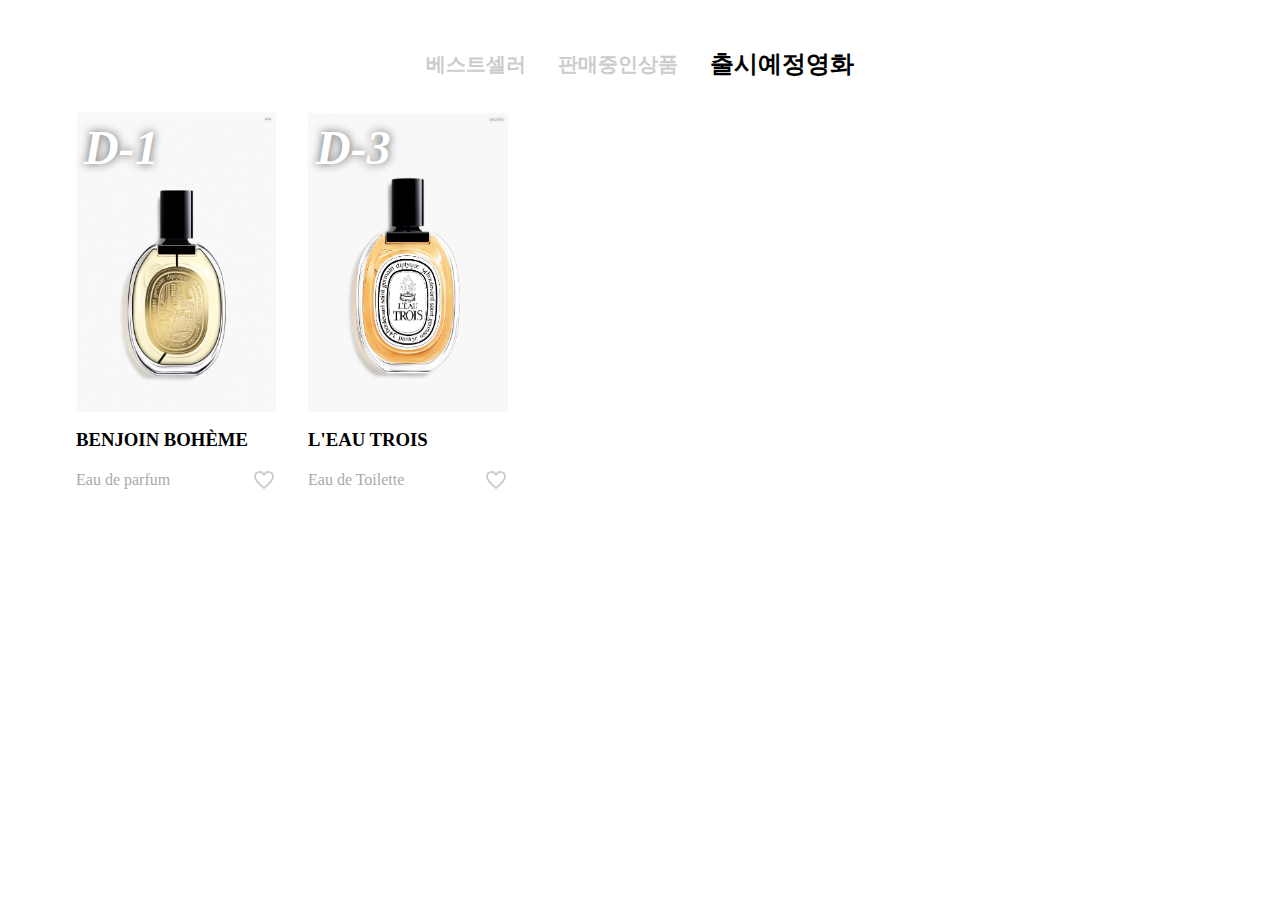
<file: pages/upcoming-products.html>
<!DOCTYPE html>
<html lang="ko">
  <head>
    <meta charset="UTF-8" />
    <meta name="viewport" content="width=device-width, initial-scale=1.0" />
    <title>출시예정상품</title>
    <link rel="stylesheet" href="../styles/global.css" />
    <link rel="stylesheet" href="../styles/products.css" />
  </head>
  <body class="container">
    <!-- lnb -->
    <header>
      <nav class="lnb">
        <ul class="product-menu">
          <li class="product-menu__item">
            <a href="products-chart.html" class="product-menu__link">베스트셀러</a>
          </li>
          <li class="product-menu__item">
            <a href="playing-products.html" class="product-menu__link">
              판매중인상품
            </a>
          </li>
          <li class="product-menu__item">
            <a
              href="upcoming-products.html"
              class="product-menu__link product-menu__link--active"
            >
              출시예정영화
            </a>
          </li>
        </ul>
      </nav>
    </header>
    <!-- main -->
    <main>
      <ol class="products">
        <li class="product">
            <a href="product-detail.html" class="product__link">
              <span class="product__badge">D-1</span>
              <img
                src="../images/product6.png"
                alt="BENJOIN BOHÈME"
                class="product__poster"
              />
              <h3 class="product__title">BENJOIN BOHÈME</h3>
              <div class="product__info">
                <span class="product__date">Eau de parfum</span>
                <svg
                  xmlns="http://www.w3.org/2000/svg"
                  width="24"
                  height="24"
                  viewBox="0 0 96 96"
                  fill="none"
                >
                  <g clip-path="url(#clip0_101_536)">
                    <path
                      d="M44.8927 77.1621L44.887 77.1569C34.5065 67.7439 26.2154 60.2153 20.4712 53.1925C14.773 46.2259 12 40.2461 12 34C12 23.8891 19.8891 16 30 16C35.7489 16 41.329 18.6957 44.9546 22.9534L48 26.5296L51.0454 22.9534C54.671 18.6957 60.2511 16 66 16C76.1109 16 84 23.8891 84 34C84 40.2461 81.227 46.2261 75.5279 53.1986C69.7836 60.2263 61.4936 67.7637 51.1142 77.1958C51.1128 77.1971 51.1113 77.1984 51.1099 77.1997L48.0102 80.0001L44.8927 77.1621Z"
                      stroke="black"
                      stroke-opacity="0.2"
                      stroke-width="8"
                    />
                  </g>
                  <defs>
                    <clipPath id="clip0_101_536">
                      <rect width="96" height="96" fill="white" />
                    </clipPath>
                  </defs>
                </svg>
              </div>
            </a>
          </li>
        <li class="product">
            <a href="product-detail.html" class="product__link">
              <span class="product__badge">D-3</span>
              <img
                src="../images/product8.png"
                alt="L'EAU TROIS"
                class="product__poster"
              />
              <h3 class="product__title">L'EAU TROIS</h3>
              <div class="product__info">
                <span class="product__date">Eau de Toilette</span>
                <svg
                  xmlns="http://www.w3.org/2000/svg"
                  width="24"
                  height="24"
                  viewBox="0 0 96 96"
                  fill="none"
                >
                  <g clip-path="url(#clip0_101_536)">
                    <path
                      d="M44.8927 77.1621L44.887 77.1569C34.5065 67.7439 26.2154 60.2153 20.4712 53.1925C14.773 46.2259 12 40.2461 12 34C12 23.8891 19.8891 16 30 16C35.7489 16 41.329 18.6957 44.9546 22.9534L48 26.5296L51.0454 22.9534C54.671 18.6957 60.2511 16 66 16C76.1109 16 84 23.8891 84 34C84 40.2461 81.227 46.2261 75.5279 53.1986C69.7836 60.2263 61.4936 67.7637 51.1142 77.1958C51.1128 77.1971 51.1113 77.1984 51.1099 77.1997L48.0102 80.0001L44.8927 77.1621Z"
                      stroke="black"
                      stroke-opacity="0.2"
                      stroke-width="8"
                    />
                  </g>
                  <defs>
                    <clipPath id="clip0_101_536">
                      <rect width="96" height="96" fill="white" />
                    </clipPath>
                  </defs>
                </svg>
              </div>
            </a>
          </li>
      </ol>
    </main>
  </body>
</html>
</file>
<file: styles/global.css>
* {
    box-sizing: border-box;
    padding: 0;
    margin: 0;
  }
  
  body {
    display: flex;
    flex-direction: column;
  }
  
  ul,
  ol {
    list-style: none;
  }
  
  a {
    text-decoration: none;
    color: #000;
  }
  
  .container {
    width: 100%;
    max-width: 1440px;
    padding: 1rem;
    margin: 0 auto;
  }
  
  .page-title {
    text-align: center;
    margin: 2rem;
  }
  
  .page-title--left {
    text-align: left;
  }
  
  .page-title__more {
    color: #aaa;
    font-size: 1rem;
    margin: 0 1rem;
  }
</file>
<file: index.css>
/* header */
header {
    position: fixed;
    z-index: 10;
    width: 100vw;
    height: 60px;
    padding: 0 2rem;
    border-bottom: 1px solid #eee;
    background-color: #fff;
    display: flex;
    justify-content: space-between;
    align-items: center;
    gap: 1rem;
  }

  .logo {
    height: 100%;
    display: flex;
    justify-content: center;
    align-items: center;
    position: relative;
    color: rgb(118, 104, 95);
  }
  



  
  .logo__title {
    position: relative;
    color: rgb(118, 104, 95);
    z-index: 1; /* 텍스트를 비디오 위에 위치시킴 */
  }
  

  
  .gnb {
    flex-grow: 1;
    height: 100%;
    display: flex;
    justify-content: space-between;
    align-items: center;
  }
  
  .main-menu,
  .user-menu {
    list-style-type: none;
    height: 100%;
    display: flex;
    justify-content: center;
    align-items: center;
  }
  
  .main-menu__item,
  .user-menu__item {
    list-style-type: none;
    height: 100%;
  }
  
  .main-menu__item:hover .sub-menu {
    list-style-type: none;
    display: block;
  }
  
  .main-menu__link,
  .user-menu__link {
    height: 100%;
    display: flex;
    justify-content: center;
    align-items: center;
  }
  
  .main-menu__link:hover,
  .user-menu__link:hover {
    color: #fff;
    background-color: rgb(118, 104, 95);
  }
  
  .main-menu__link {
    padding: 0 3rem;
  }
  
  .user-menu__link {
    padding: 0 1.5rem;
  }
  
  .sub-menu {
    display: none;
    width: 100%;
    background-color: #fff;
    border: 1px solid #eee;
  }
  
  .sub-menu__link {
    display: inline-block;
    width: 100%;
    padding: 1.5rem;
    text-align: center;
  }
  
  .sub-menu__link:hover {
    color: #fff;
    background-color: rgb(118, 104, 95);
  }
  
  /* main */
  main {
    position: relative;
    top: 60px;
  }
  
  .main-frame {
    width: 100%;
    min-height: calc(100vh - 60px);
  }
</file>
<file: styles/products.css>
.lnb {
    margin: 2rem 0;
  }
  
  .product-menu {
    display: flex;
    justify-content: center;
    align-items: center;
    gap: 2rem;
  }
  
  .product-menu__link {
    color: #ccc;
    font-size: 1.25rem;
    font-weight: 900;
    text-align: center;
    transition: 0.2s;
  }
  
  .product-menu__link:hover {
    font-size: 1.5rem;
    color: rgb(118, 104, 95);
  }
  
  .product-menu__link--active {
    color: #000;
    font-size: 1.5rem;
  }
  
  .products {
    display: grid;
    justify-content: center;
    align-items: center;
    grid-template-columns: repeat(auto-fill, 200px);
    gap: 2rem;
    margin-bottom: 4rem;
  }
  
  .product {
    height: 380px;
    background-color: #fff;
    transition: 0.2s;
  }
  
  .product:hover {
    transform: scale(1.1);
  }
  
  .product__link {
    height: 100%;
    display: flex;
    flex-direction: column;
    justify-content: space-between;
  }
  
  .product__badge {
    position: absolute;
    margin: 0.5rem;
    color: #fff;
    font-size: 3rem;
    font-weight: 900;
    font-style: italic;
    text-shadow: 0 0 10px #555;
  }
  
  .product__poster {
    width: 200px;
    height: 300px;
    border-radius: 5px;
  }
  
  .product__info {
    display: flex;
    justify-content: space-between;
    align-items: center;
  }
  
  .product__date {
    color: #aaa;
  }
</file>
<file: styles/home.css>
.hero {
    width: 100vw;
    height: 100vw;
    background-image: url("../images/hero.png");
    background-position: center;
    background-repeat: repeat;
}

body.scroll-up video {
    display:block;
}

  .logo__video {
    width: 40%;
    height: auto;
    position: fixed;
    top: 70px; /* Navbar의 높이에 맞게 조절 */
    top: 50%;
    left: 50%;
    transform: translate(-50%, -50%);
    display:none; /* 초기에는 숨김 */

    
}
</file>
<file: styles/product-detail.css>
.product-detail {
    display: grid;
    grid-template-rows: auto;
    grid-template-columns: repeat(2, 458px);
    justify-content: center;
    gap: 2rem;
    margin-bottom: 4rem;
    grid-template-areas:
      "poster info"
      "poster synopsis"
      "poster action";
  }
  
  .product-detail__poster {
    grid-area: poster;
    width: 100%;
    height: 100%;
    border-radius: 5px;
  }
  
  .product-detail__info {
    grid-area: info;
    display: flex;
    flex-direction: column;
    justify-content: space-between;
    align-items: flex-start;
  }
  
  .product-detail__title {
    font-size: 1.5rem;
  }
  
  .product-detail__synopsis {
    grid-area: synopsis;
  }
  
  .product-detail__action {
    grid-area: action;
    align-self: flex-end;
    display: flex;
    justify-content: flex-start;
    align-items: center;
    gap: 0.5rem;
    cursor: pointer;
  }
  
  .product-action__title {
    color: #aaa;
  }
</file>
<file: styles/sign.css>
button {
    width: 100%;
    padding: 12px;
    font-weight: 600;
    color: #fff;
    background-color: rgb(118, 104, 95);
    border: none;
    cursor: pointer;
  }
  
  button:hover {
    background-color: rgb(118, 104, 95);
  }
  
  hr {
    width: 300px;
    height: 1px;
    border: 0;
    background-color: #ccc;
    margin: 2rem auto;
  }
  
  .signin-form,
  .signup-form {
    width: 300px;
    margin: 0 auto;
    display: flex;
    flex-direction: column;
    justify-content: center;
    align-items: center;
    gap: 1rem;
  }
  
  .signin-form__input {
    width: 100%;
    padding: 10px;
    border: 1px solid #ccc;
  }
  
  .oauth {
    width: 300px;
    margin: 0 auto;
    display: flex;
    flex-direction: column;
    justify-content: center;
    align-items: center;
    gap: 1rem;
  }
  
  .oauth__title {
    color: #ccc;
    font-size: 0.8rem;
  }
  
  .oauth__kakao {
    color: #555;
    background-color: #fee500;
  }
  
  .oauth__kakao:hover {
    background-color: #e9d202;
  }
  
  .oauth__naver {
    background-color: #2db400;
  }
  
  .oauth__naver:hover {
    background-color: #1f8e04;
  }
  
  .oauth__google {
    color: #555;
    background-color: #fff;
    border: 1px solid #ccc;
  }
  
  .oauth__google:hover {
    background-color: #ccc;
  }
</file>
